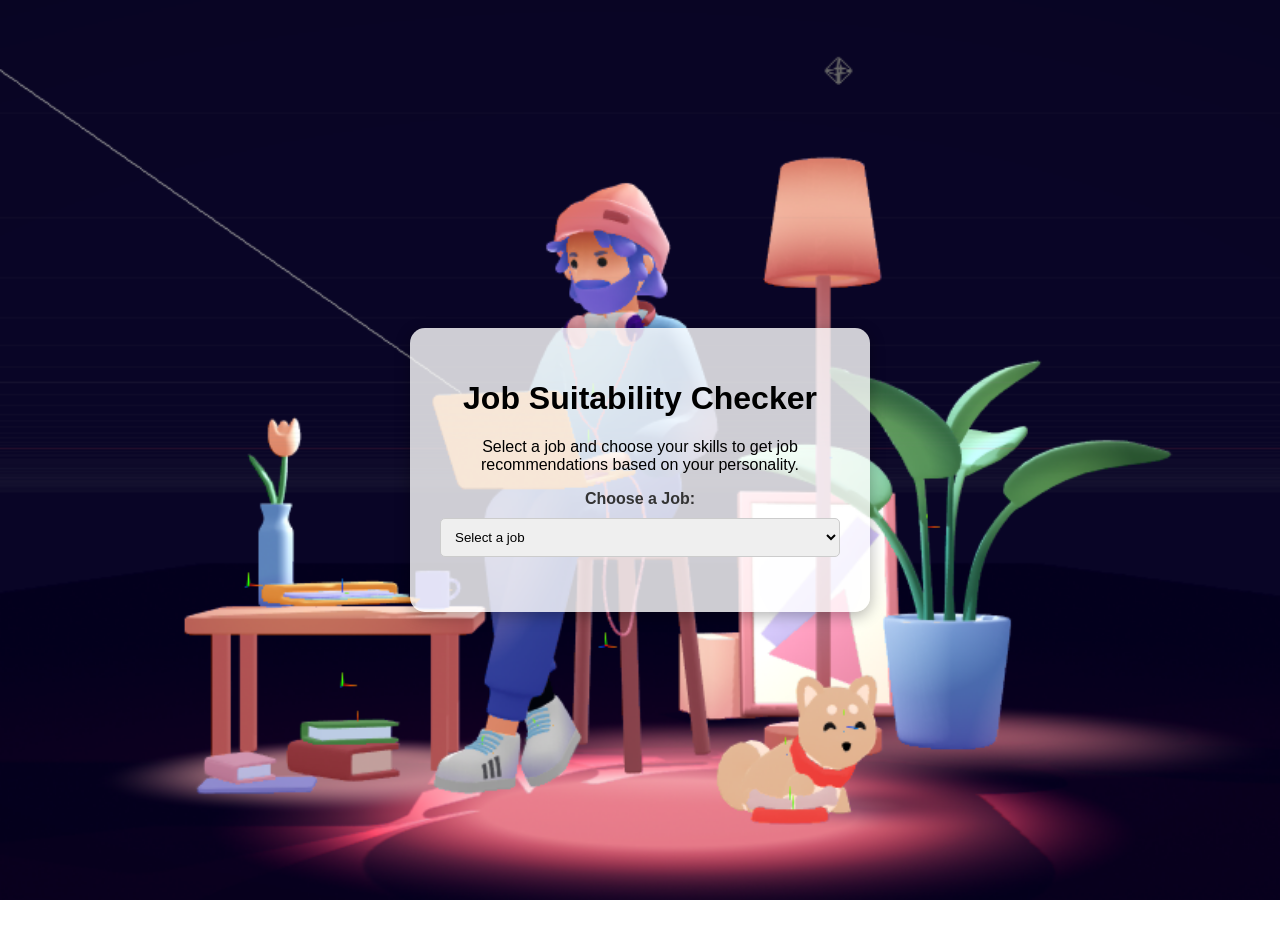
<file: Skillsync-main/decent.html>
<!DOCTYPE html>
<html lang="en">
<head>
    <meta charset="UTF-8">
    <meta name="viewport" content="width=device-width, initial-scale=1.0">
    <title>Job Suitability Checker</title>
    <link rel="stylesheet" href="decent.css"> <!-- Link to CSS file -->
</head>
<body>
    <div class="container">
        <div class="content-box">
            <h1>Job Suitability Checker</h1>
            <p>Select a job and choose your skills to get job recommendations based on your personality.</p>

            <!-- Job Selection -->
            <label for="job-select">Choose a Job:</label>
            <select id="job-select" onchange="showSkills()">
                <option value="">Select a job</option>
                <option value="developer">Software Developer</option>
                <option value="designer">Graphic Designer</option>
                <option value="marketer">Digital Marketer</option>
                <option value="teacher">Teacher</option>
                <option value="manager">Project Manager</option>
            </select>

            <!-- Skills Selection -->
            <div id="skills-container" style="display: none;">
                <h3>Select Your Skills:</h3>
                <div id="skills-list"></div>
                <button class="btn" onclick="checkSuitability()">Check Suitability</button>
            </div>

            <!-- Result Message -->
            <div id="result-message" class="result-message"></div>
        </div>
    </div>

    <script src="decent.js"></script> <!-- Link to JavaScript file -->
</body>
</html>
</file>
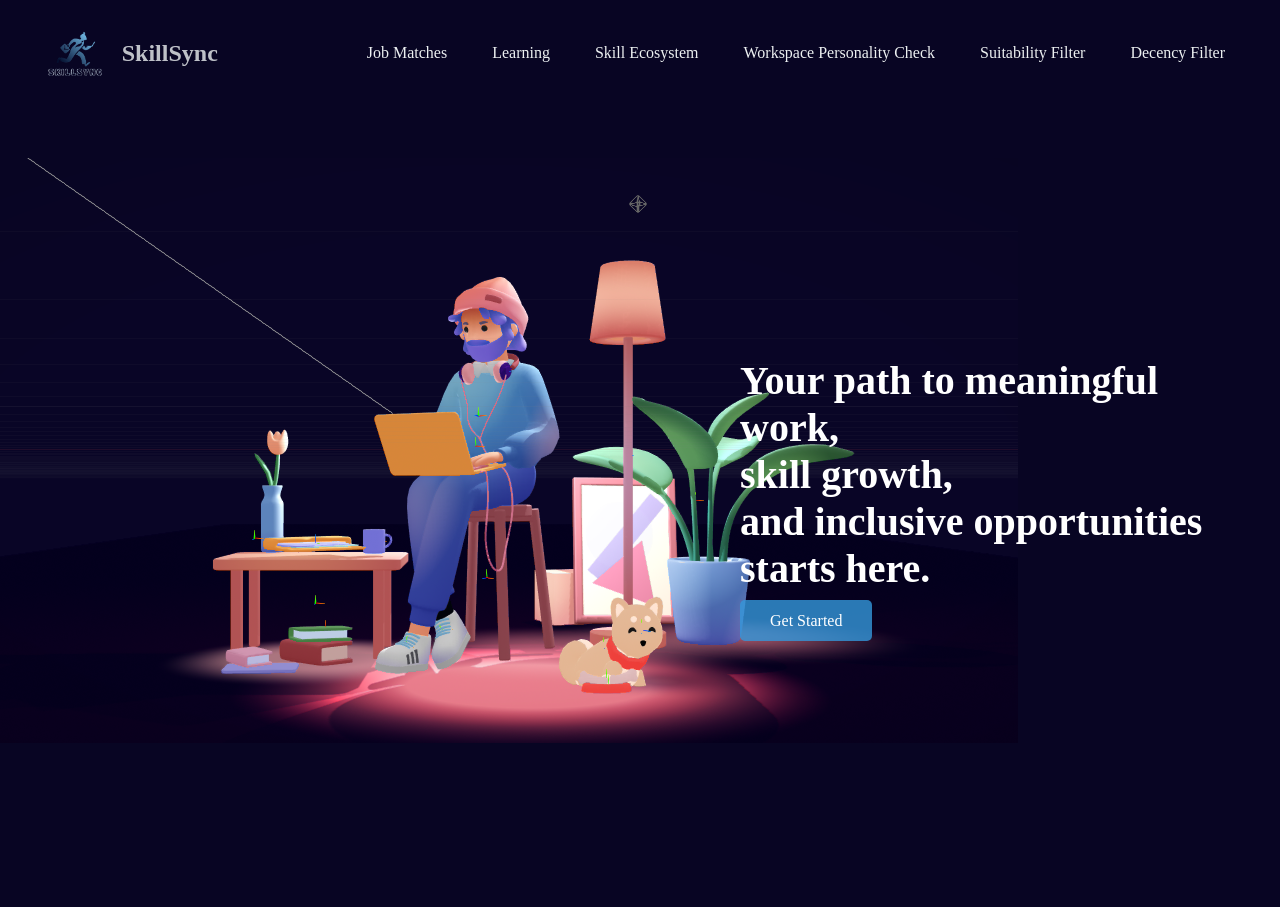
<file: Skillsync-main/home.html>
<!DOCTYPE html>
<html lang="en">
<head>
    <meta charset="UTF-8">
    <meta name="viewport" content="width=device-width, initial-scale=1.0">
    <title>SkillSync - Homepage</title>
    <link rel="stylesheet" href="home1.css">
</head>
<body>
    <!-- Header with logo and nav -->
    <header>
        <div class="logo-container">
            <img src="logo3-removebg-preview.png" alt="Logo">
            <h2 class="logo">SkillSync</h2>
        </div>
        <nav class="navbar">
            <ul class="nav-links">
                <li><a href="job.html">Job Matches</a></li>
                <li class="dropdown">
                    <a href="#" class="dropbtn">Learning</a>
                    <div class="dropdown-content">
                        <a href="course1.html">Full Stack Development</a>
                        <a href="course2.html">Python Programming</a>
                        <a href="course3.html">Java programming</a>
                        
                        <!-- Add more courses as needed -->
                    </div>
                </li>
                
                <li><a href="eco.html">Skill Ecosystem</a></li>
                <li><a href="personality.html">Workspace Personality Check</a></li>
                <li><a href="decent.html">Suitability Filter</a></li>
                <li><a href="comp.html">Decency Filter</a></li>
            </ul>
        </nav>
    </header>
    
    <!-- Hero Section -->
    <section class="hero">
        <div class="hero-content">
            <h2>Your path to meaningful work,<br> skill growth,<br> and inclusive opportunities starts here.</h2>
            <div class="button-container">
                <a href="#" class="btn-primary">Get Started</a>
            </div>
        </div>
    </section>

    <!-- Include any scripts here -->
   
</body>
</html>
</file>
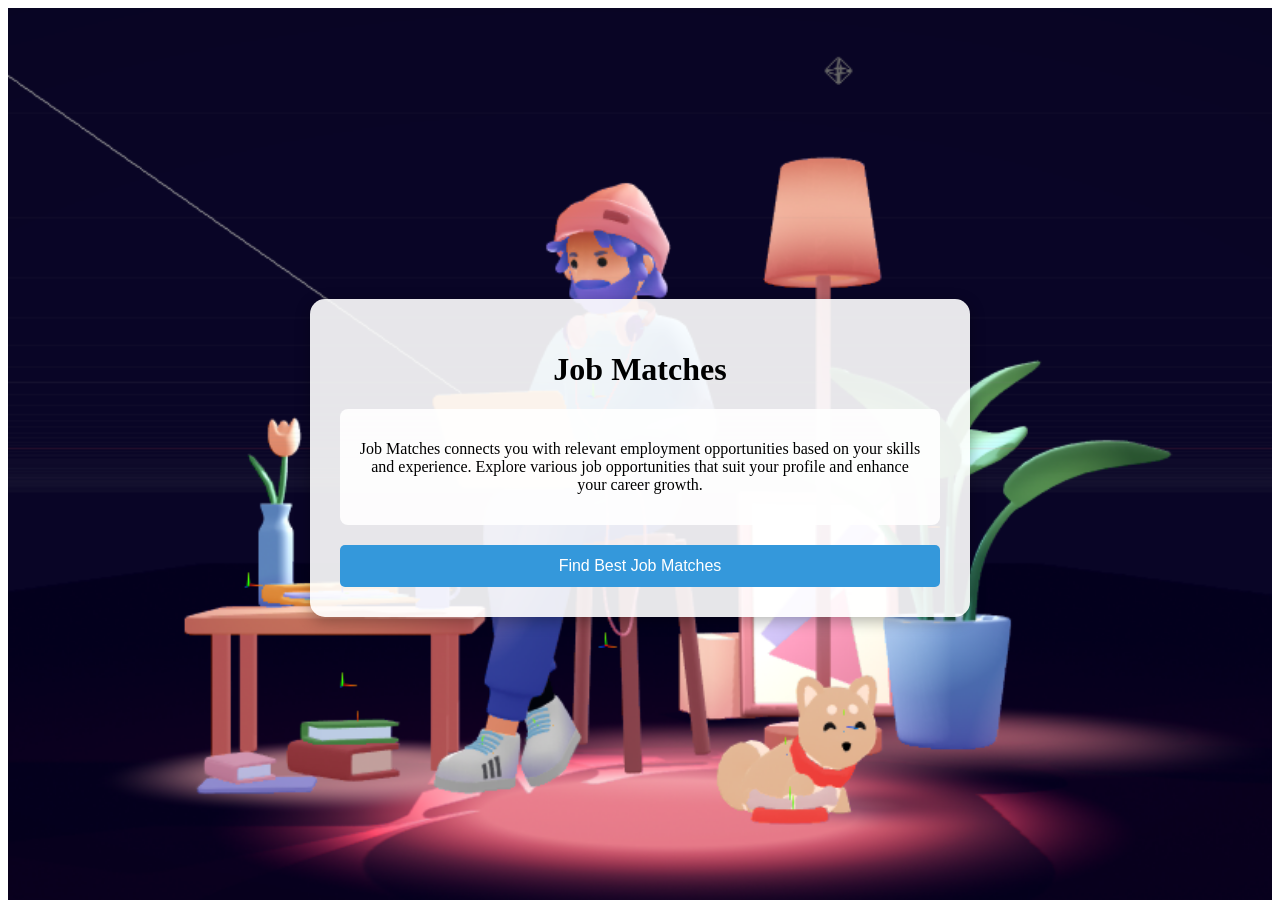
<file: Skillsync-main/job.html>
<!DOCTYPE html>
<html lang="en">
<head>
    <meta charset="UTF-8">
    <meta name="viewport" content="width=device-width, initial-scale=1.0">
    <title>Job Matches</title>
    <link rel="stylesheet" href="job.css"> <!-- Link to your CSS file -->
</head>
<body>
    <div class="container">
        <div class="content-box">
            <h1>Job Matches</h1>
            <div class="description-box">
                <p>
                    Job Matches connects you with relevant employment opportunities based on your skills and experience. 
                    Explore various job opportunities that suit your profile and enhance your career growth.
                </p>
            </div>
            <div class="button-section">
                <button id="find-jobs-button" class="btn">Find Best Job Matches</button>
            </div>
        </div>
    </div>

    <script>
        document.getElementById("find-jobs-button").addEventListener("click", function () {
            // Redirect to the specified URL when the button is clicked
            window.location.href = "http://127.0.0.1:5000/";

        });
    </script>
</body>
</html>
</file>
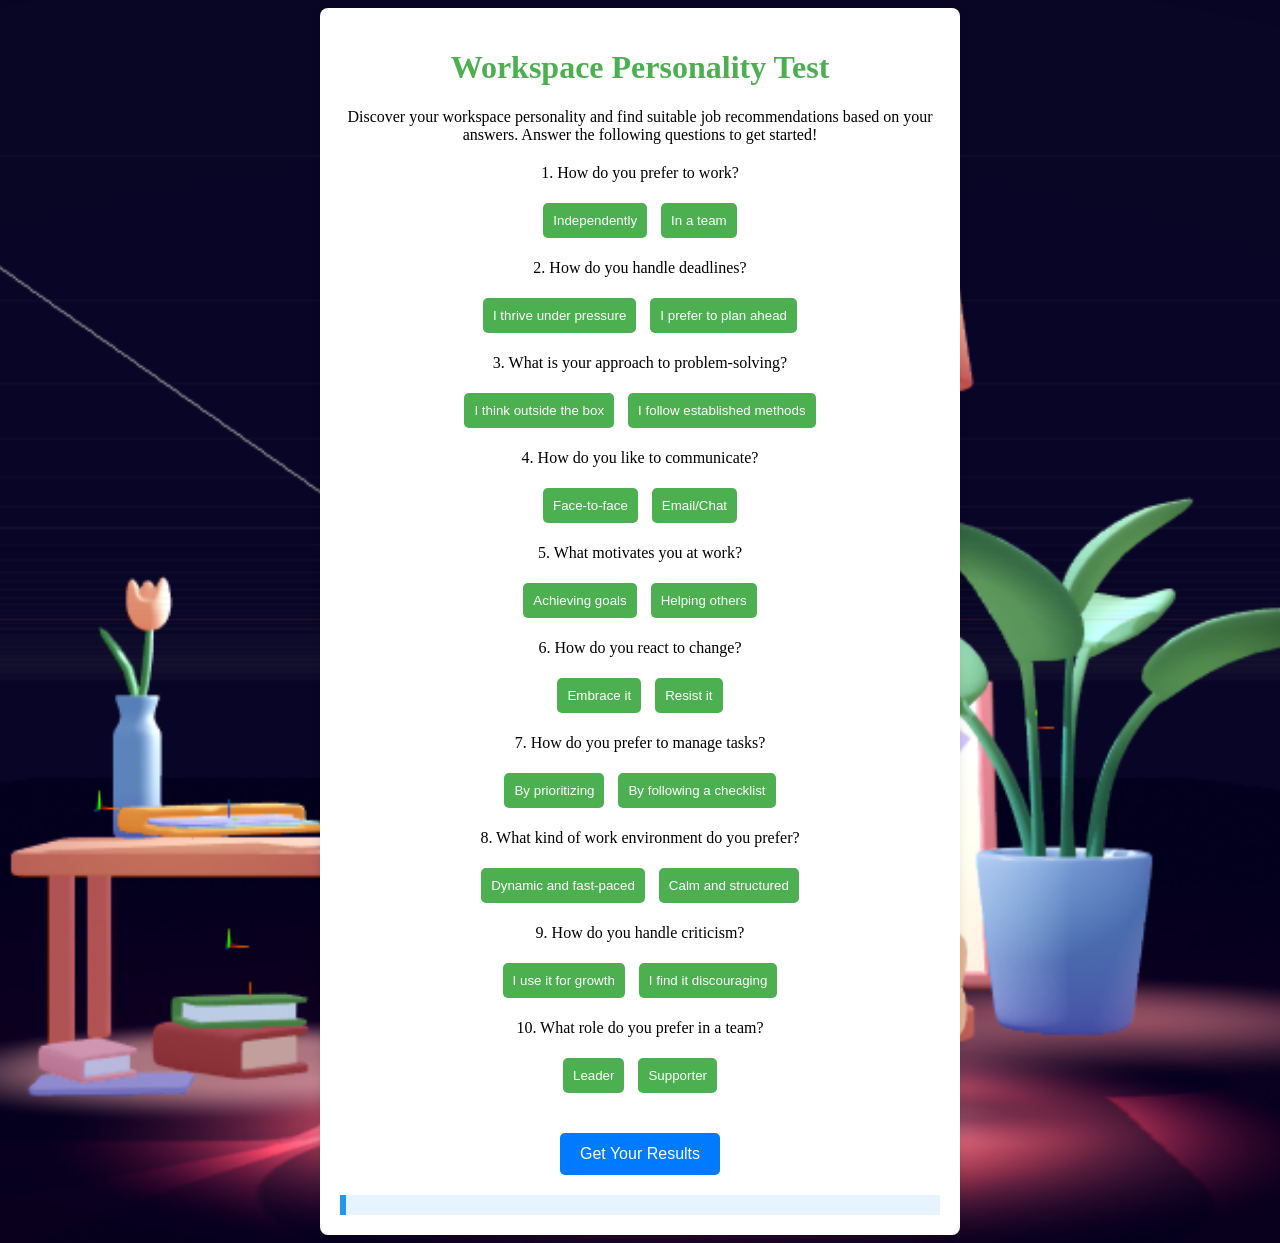
<file: Skillsync-main/personality.html>
<!DOCTYPE html>
<html lang="en">
<head>
    <meta charset="UTF-8">
    <meta name="viewport" content="width=device-width, initial-scale=1.0">
    <title>Workspace Personality Test</title>
    <link rel="stylesheet" href="per.css"> <!-- Link to your CSS file -->
</head>
<body>
    <div class="container">
        <div class="content-box">
            <h1>Workspace Personality Test</h1>
            <div class="description-box">
                <p>
                    Discover your workspace personality and find suitable job recommendations based on your answers. 
                    Answer the following questions to get started!
                </p>
            </div>
            <div class="form-section">
                <form id="personality-test-form">
                    <!-- Questions -->
                    <div class="question">
                        <p>1. How do you prefer to work?</p>
                        <button type="button" class="option" data-value="3">Independently</button>
                        <button type="button" class="option" data-value="1">In a team</button>
                    </div>

                    <div class="question">
                        <p>2. How do you handle deadlines?</p>
                        <button type="button" class="option" data-value="3">I thrive under pressure</button>
                        <button type="button" class="option" data-value="1">I prefer to plan ahead</button>
                    </div>

                    <div class="question">
                        <p>3. What is your approach to problem-solving?</p>
                        <button type="button" class="option" data-value="3">I think outside the box</button>
                        <button type="button" class="option" data-value="1">I follow established methods</button>
                    </div>

                    <div class="question">
                        <p>4. How do you like to communicate?</p>
                        <button type="button" class="option" data-value="3">Face-to-face</button>
                        <button type="button" class="option" data-value="1">Email/Chat</button>
                    </div>

                    <div class="question">
                        <p>5. What motivates you at work?</p>
                        <button type="button" class="option" data-value="3">Achieving goals</button>
                        <button type="button" class="option" data-value="1">Helping others</button>
                    </div>

                    <div class="question">
                        <p>6. How do you react to change?</p>
                        <button type="button" class="option" data-value="3">Embrace it</button>
                        <button type="button" class="option" data-value="1">Resist it</button>
                    </div>

                    <div class="question">
                        <p>7. How do you prefer to manage tasks?</p>
                        <button type="button" class="option" data-value="3">By prioritizing</button>
                        <button type="button" class="option" data-value="1">By following a checklist</button>
                    </div>

                    <div class="question">
                        <p>8. What kind of work environment do you prefer?</p>
                        <button type="button" class="option" data-value="3">Dynamic and fast-paced</button>
                        <button type="button" class="option" data-value="1">Calm and structured</button>
                    </div>

                    <div class="question">
                        <p>9. How do you handle criticism?</p>
                        <button type="button" class="option" data-value="3">I use it for growth</button>
                        <button type="button" class="option" data-value="1">I find it discouraging</button>
                    </div>

                    <div class="question">
                        <p>10. What role do you prefer in a team?</p>
                        <button type="button" class="option" data-value="3">Leader</button>
                        <button type="button" class="option" data-value="1">Supporter</button>
                    </div>

                    <button type="submit" class="submit-btn">Get Your Results</button>
                </form>
            </div>
            <div id="result"></div> <!-- Container for displaying results -->
        </div>
    </div>

    <script>
        // Capture the total scores based on button clicks
        let scores = [];

        // Handle option button clicks
        document.querySelectorAll('.option').forEach(button => {
            button.addEventListener('click', function() {
                const questionDiv = this.parentElement;
                const options = questionDiv.querySelectorAll('.option');

                // Remove previous selections
                options.forEach(opt => opt.classList.remove('selected'));
                
                // Add selected class to the clicked button
                this.classList.add('selected');

                // Store the score
                const value = parseInt(this.getAttribute('data-value'));
                const index = Array.from(questionDiv.parentElement.children).indexOf(questionDiv);
                scores[index] = value;
            });
        });

        // Handle form submission
        document.getElementById('personality-test-form').addEventListener('submit', function(e) {
            e.preventDefault(); // Prevent default form submission

            // Simple logic to determine personality type and job recommendations based on scores
            const totalScore = scores.reduce((a, b) => a + b, 0);
            let personalityType = '';
            let jobRecommendations = [];

            // Determine personality type and job recommendations
            if (totalScore <= 10) {
                personalityType = 'Supportive Type';
                jobRecommendations = ['Customer Service Representative', 'Human Resources Specialist', 'Social Worker'];
            } else if (totalScore <= 20) {
                personalityType = 'Analytical Type';
                jobRecommendations = ['Data Analyst', 'Research Scientist', 'Financial Analyst'];
            } else if (totalScore <= 30) {
                personalityType = 'Creative Type';
                jobRecommendations = ['Graphic Designer', 'Marketing Specialist', 'Content Creator'];
            } else {
                personalityType = 'Leadership Type';
                jobRecommendations = ['Project Manager', 'Team Leader', 'Executive Director'];
            }

            // Display results
            const resultDiv = document.getElementById('result');
            resultDiv.innerHTML = `<h2>Your Personality Type: ${personalityType}</h2>`;
            resultDiv.innerHTML += `<h3>Recommended Jobs:</h3>`;
            jobRecommendations.forEach(job => {
                resultDiv.innerHTML += `<p>${job}</p>`;
            });
        });
    </script>
</body>
</html>
</file>
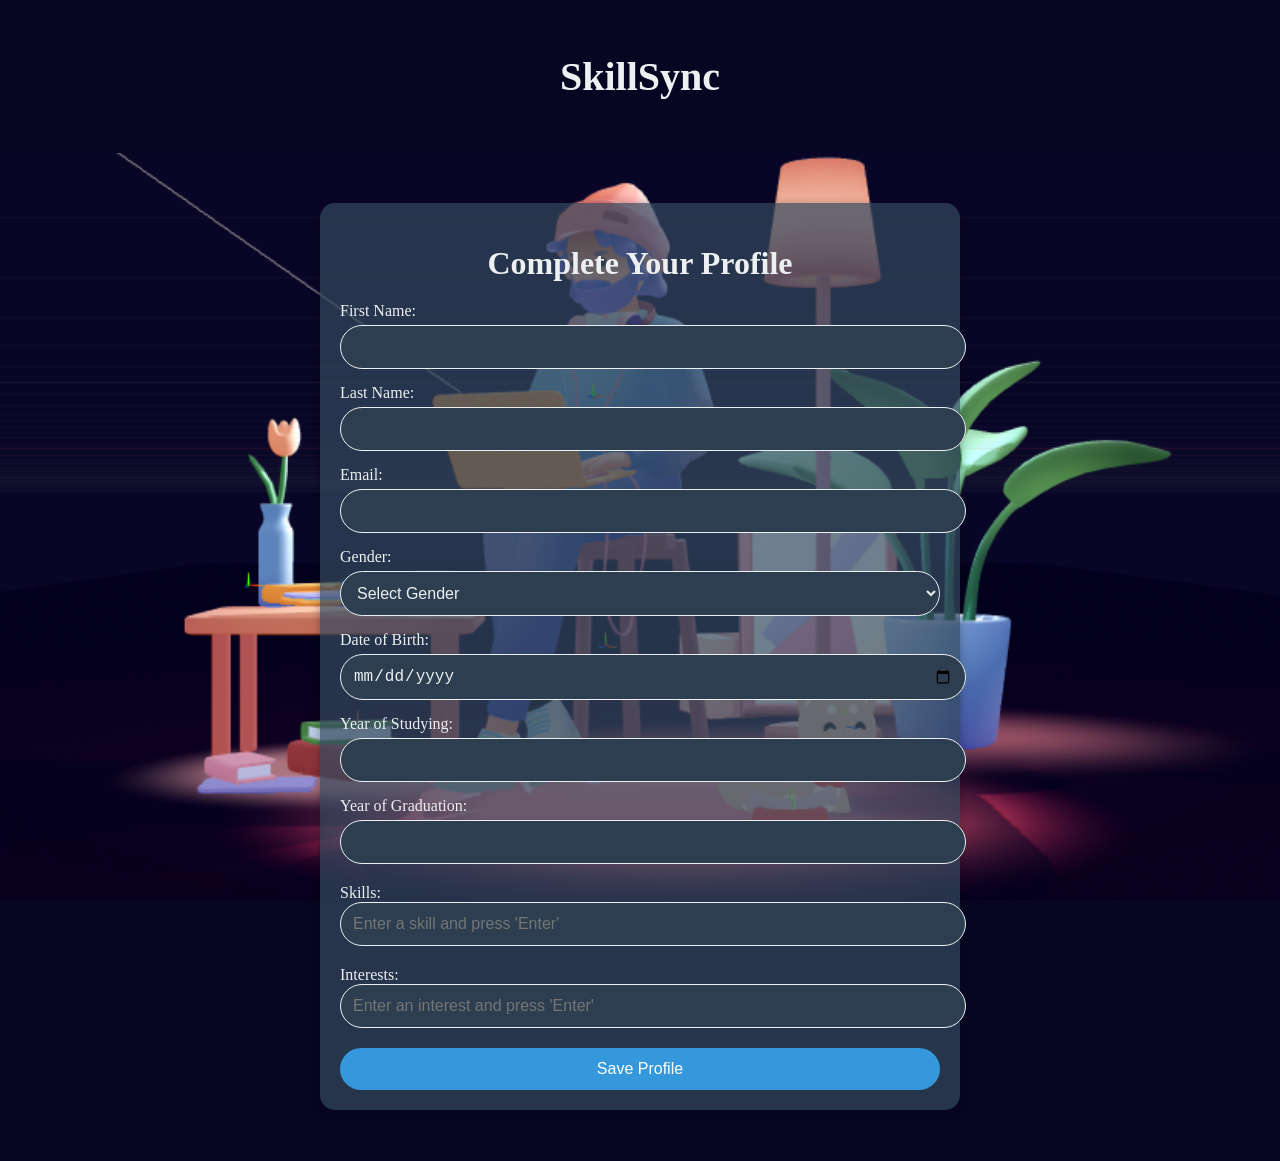
<file: Skillsync-main/profile.html>
<!DOCTYPE html>
<html lang="en">
<head>
    <meta charset="UTF-8">
    <meta name="viewport" content="width=device-width, initial-scale=1.0">
    <title>Complete Your Profile - SkillSync</title>
    <link rel="stylesheet" href="profstyle.css">
</head>
<body>
    <header>
        <div class="logo-container">
            <h2 class="logo">SkillSync</h2>
        </div>
    </header>

    <div class="profile-container">
        <h1>Complete Your Profile</h1>

        <!-- Profile Form -->
        <form action="home.html" method="get">
            <div class="input-box">
                <label for="firstName">First Name:</label>
                <input type="text" id="firstName" required>
            </div>
            <div class="input-box">
                <label for="lastName">Last Name:</label>
                <input type="text" id="lastName" required>
            </div>
            <div class="input-box">
                <label for="email">Email:</label>
                <input type="email" id="email" required>
            </div>
            <div class="input-box">
                <label for="gender">Gender:</label>
                <select id="gender" required>
                    <option value="" disabled selected>Select Gender</option>
                    <option value="Male">Male</option>
                    <option value="Female">Female</option>
                    <option value="Other">Other</option>
                </select>
            </div>
            <div class="input-box">
                <label for="dob">Date of Birth:</label>
                <input type="date" id="dob" required>
            </div>
            <div class="input-box">
                <label for="yearOfStudy">Year of Studying:</label>
                <input type="text" id="yearOfStudy"  required>
            </div>
            <div class="input-box">
                <label for="gradYear">Year of Graduation:</label>
                <input type="number" id="gradYear"  required>
            </div>

            <!-- Skills Input Section -->
            <div class="skills-section">
                <label for="skills-input">Skills:</label>
                <input type="text" id="skills-input" placeholder="Enter a skill and press 'Enter'">
                <div id="skills-tags"></div>
            </div>

            <!-- Interests Input Section -->
            <div class="interests-section">
                <label for="interests-input">Interests:</label>
                <input type="text" id="interests-input" placeholder="Enter an interest and press 'Enter'">
                <div id="interests-tags"></div>
            </div>
            <div class="spacer"></div>


            <button type="submit" class="btn">Save Profile</button>
        </form>
    </div>

    <script src="prof.js"></script>
</body>
</html>
</file>
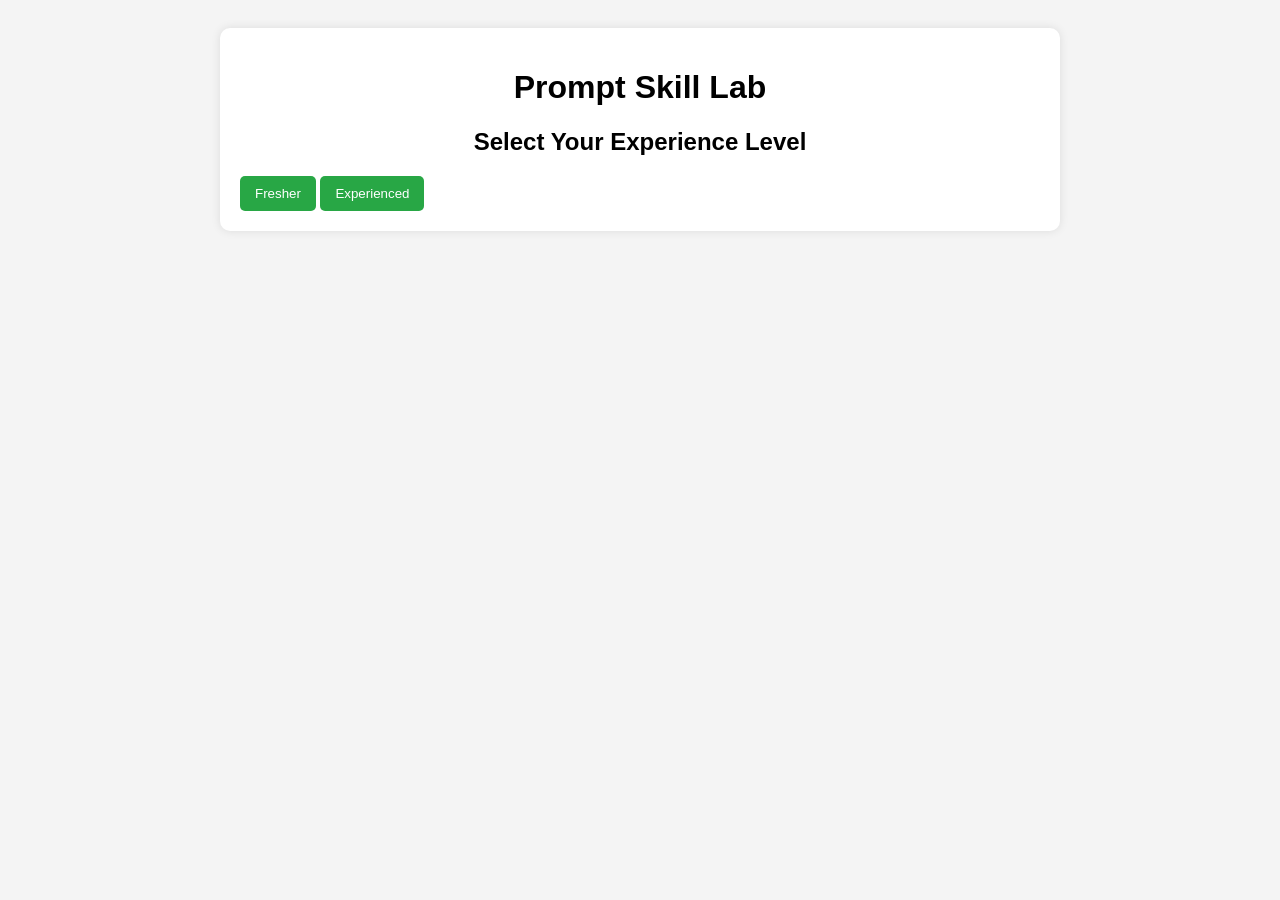
<file: Skillsync-main/prompt.html>
<!DOCTYPE html>
<html lang="en">
<head>
    <meta charset="UTF-8">
    <meta name="viewport" content="width=device-width, initial-scale=1.0">
    <title>Prompt Skill Lab</title>
    <style>
        body {
            font-family: Arial, sans-serif;
            background-color: #f4f4f4;
            padding: 20px;
        }
        .container {
            max-width: 800px;
            margin: auto;
            background: white;
            padding: 20px;
            border-radius: 10px;
            box-shadow: 0 0 10px rgba(0, 0, 0, 0.1);
        }
        h1, h2 {
            text-align: center;
        }
        .btn {
            display: inline-block;
            padding: 10px 15px;
            color: white;
            background-color: #28a745;
            border: none;
            border-radius: 5px;
            cursor: pointer;
        }
        .certificate {
            display: none;
            margin-top: 20px;
            padding: 20px;
            background-color: #e0ffe0;
            border: 1px solid #28a745;
            border-radius: 5px;
            text-align: center;
        }
        .project {
            display: none;
            margin-top: 20px;
            border: 1px solid #ccc;
            border-radius: 5px;
            padding: 10px;
        }
    </style>
</head>
<body>
    <div class="container">
        <h1>Prompt Skill Lab</h1>
        <h2>Select Your Experience Level</h2>

        <button class="btn" onclick="selectExperience('fresher')">Fresher</button>
        <button class="btn" onclick="selectExperience('experienced')">Experienced</button>

        <div id="projectSection" class="project">
            <h2 id="projectTitle"></h2>
            <p id="projectDescription"></p>
            <textarea id="projectInput" rows="5" cols="60" placeholder="Write your project code or details here..."></textarea><br>
            <button class="btn" onclick="submitProject()">Submit Project</button>
        </div>

        <div id="certificate" class="certificate">
            <h3>Congratulations!</h3>
            <p>You have successfully completed the project.</p>
            <button class="btn" onclick="downloadCertificate()">Download Certificate</button>
        </div>
    </div>

    <script>
        function selectExperience(level) {
            const projectSection = document.getElementById('projectSection');
            const projectTitle = document.getElementById('projectTitle');
            const projectDescription = document.getElementById('projectDescription');

            if (level === 'fresher') {
                projectTitle.innerText = "Real-World Project for Freshers";
                projectDescription.innerText = "You are required to create a simple web application. Focus on HTML, CSS, and JavaScript.";
            } else {
                projectTitle.innerText = "Complete the Half-Done Project";
                projectDescription.innerText = "Finish the provided web application project that has missing features and bugs.";
            }

            projectSection.style.display = 'block'; // Show the project section
        }

        function submitProject() {
            const projectInput = document.getElementById('projectInput').value;
            if (projectInput) {
                alert("Project submitted successfully!");
                showCertificate();
            } else {
                alert("Please enter your project details.");
            }
        }

        function showCertificate() {
            document.getElementById('certificate').style.display = 'block';
        }

        function downloadCertificate() {
            const link = document.createElement('a');
            link.download = 'certificate.pdf';
            link.href = 'data:application/pdf;base64,' + btoa('Certificate of Completion\n\nYou have completed the project successfully!');
            link.click();
        }
    </script>
</body>
</html>
</file>
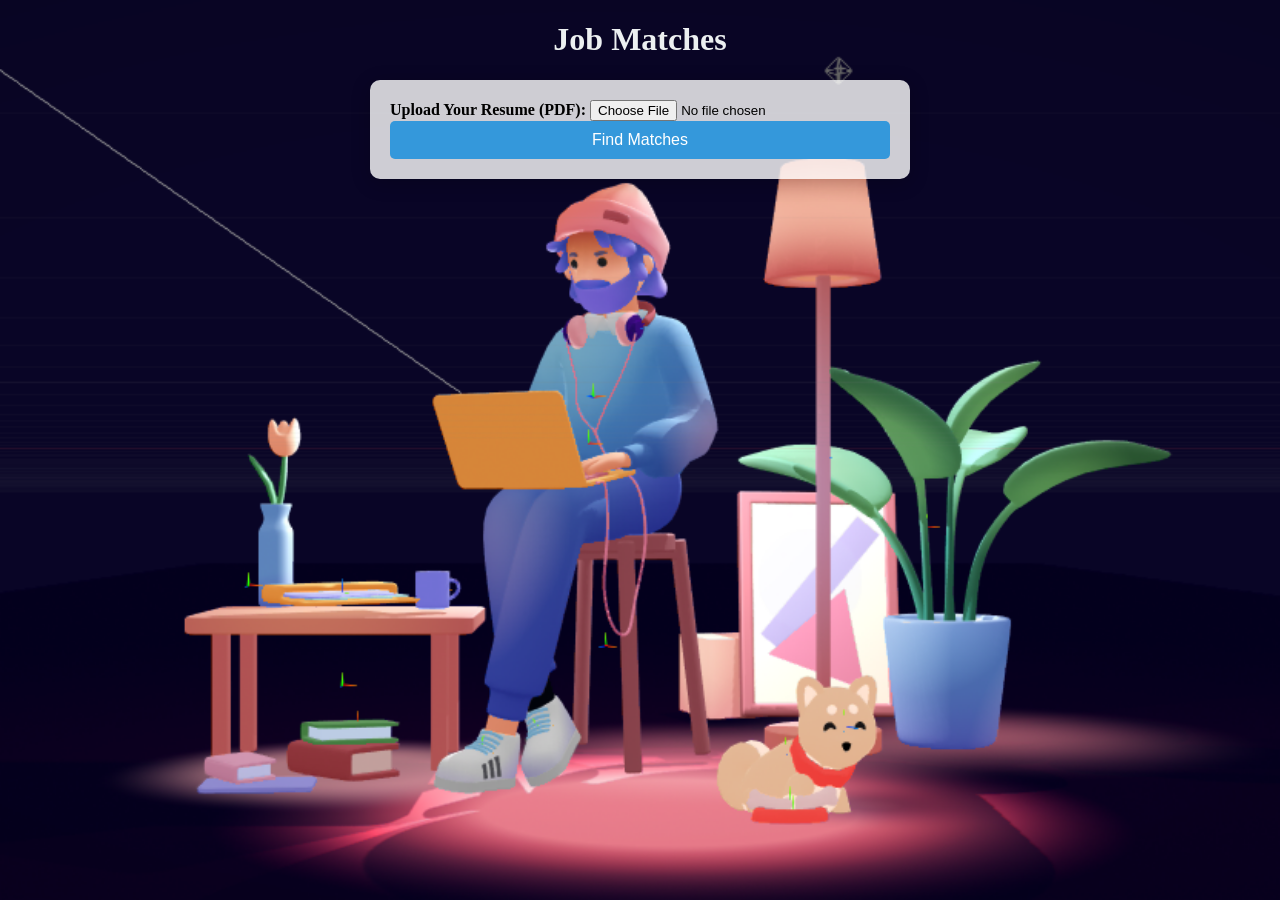
<file: Skillsync-main/job_matching_project/templates/index1.html>
<!DOCTYPE html>
<html lang="en">
<head>
    <meta charset="UTF-8">
    <meta name="viewport" content="width=device-width, initial-scale=1.0">
    <title>Job Matches</title>
    <style>
        body {
            font-family: Georgia, 'Times New Roman', Times, serif;
    background: url('man.png') no-repeat center center fixed; /* Set your background image here */
    background-size: cover; /* Ensures the background image covers the whole page */
    background-color: #080523;
    color:black; /* Light text color for contrast */
    margin: 0;
    padding: 0;
        }

        h1 {
            text-align: center;
            color: #ecf0f1; /* Light heading color */
        }

        form {
            max-width: 500px;
            margin: 0 auto;
            padding: 20px;
            background-color: rgba(255, 255, 255, 0.8); /* Slightly transparent white background */
            border-radius: 10px; /* Rounded corners */
            box-shadow: 0 4px 20px rgba(0, 0, 0, 0.2); /* Shadow for depth */
        }

        .job-card { 
            padding: 15px; 
            margin: 10px; 
            border: 1px solid #ddd; 
            border-radius: 5px; 
            background: rgba(255, 255, 255, 0.9); /* Slightly transparent job card background */
        }

        label {
            font-weight: bold; /* Make the label text bold */
        }

        button {
            background-color: #3498db; /* Button color */
            color: white;
            border: none;
            border-radius: 5px;
            padding: 10px 15px;
            cursor: pointer;
            font-size: 16px;
            transition: background-color 0.3s; /* Smooth transition for hover */
            width: 100%; /* Full width button */
        }

        button:hover {
            background-color: #2980b9; /* Darker on hover */
        }

        #job-results {
            margin-top: 20px;
        }
    </style>
</head>
<body>
    <h1>Job Matches</h1>
    <form id="upload-form" enctype="multipart/form-data">
        <label>Upload Your Resume (PDF):</label>
        <input type="file" name="resume" id="resume" accept=".pdf" required>
        <button type="submit">Find Matches</button>
    </form>
    
    <div id="job-results"></div>

    <script>
        document.getElementById("upload-form").addEventListener("submit", async function (e) {
            e.preventDefault();
            const formData = new FormData();
            formData.append("resume", document.getElementById("resume").files[0]);

            const response = await fetch("/", {
                method: "POST",
                body: formData
            });
            const jobs = await response.json();
            displayJobs(jobs);
        });

        function displayJobs(jobs) {
            const jobResults = document.getElementById("job-results");
            jobResults.innerHTML = "";
            jobs.forEach(job => {
                jobResults.innerHTML += `
                    <div class="job-card">
                        <h2>${job.title}</h2>
                        <p><strong>Company:</strong> ${job.company}</p>
                        <p><strong>Location:</strong> ${job.location}</p>
                        <p><strong>Skills Required:</strong> ${job.skills.join(", ")}</p>
                        <p>${job.description}</p>
                    </div>
                `;
            });
        }
    </script>
</body>
</html>
</file>
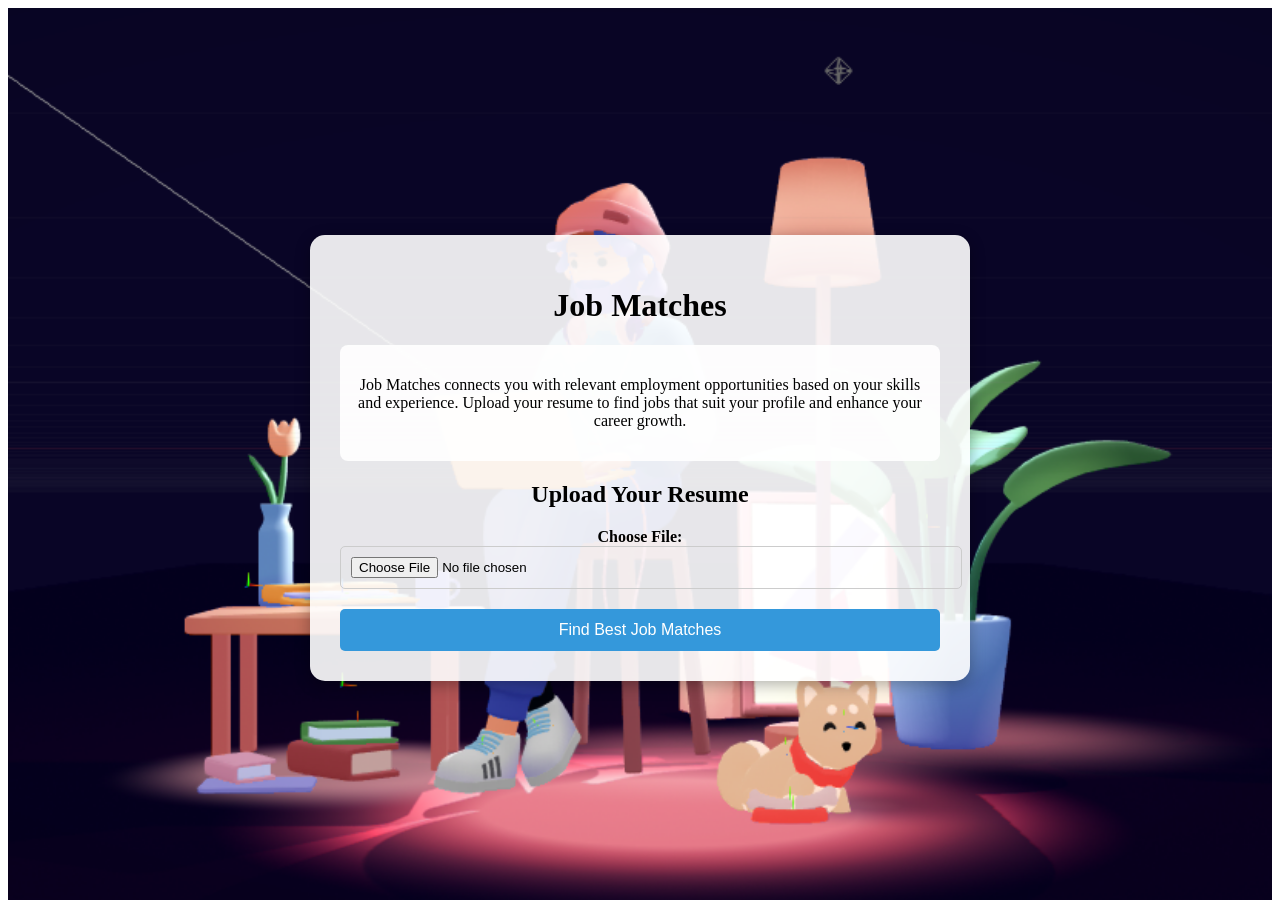
<file: Skillsync-main/job_matching_project/templates/job.html>
<!DOCTYPE html>
<html lang="en">
<head>
    <meta charset="UTF-8">
    <meta name="viewport" content="width=device-width, initial-scale=1.0">
    <title>Job Matches</title>
    <link rel="stylesheet" href="job.css">
</head>
<body>
    <div class="container">
        <div class="content-box">
            <h1>Job Matches</h1>
            <div class="description-box">
                <p>
                    Job Matches connects you with relevant employment opportunities based on your skills and experience. 
                    Upload your resume to find jobs that suit your profile and enhance your career growth.
                </p>
            </div>
            <div class="form-section">
                <div class="profile-container">
                    <h2>Upload Your Resume</h2>
                    <form id="upload-form" enctype="multipart/form-data">
                        <label for="resume-upload">Choose File:</label>
                        <input type="file" id="resume-upload" name="resume" accept=".pdf,.doc,.docx" required>
                        <button type="submit" class="btn">Find Best Job Matches</button>
                    </form>
                </div>
            </div>
            <div id="job-results"></div>
        </div>
    </div>

    <script>
        document.getElementById("upload-form").addEventListener("submit", async function (e) {
            e.preventDefault();

            const formData = new FormData();
            const fileInput = document.getElementById("resume-upload");

            if (!fileInput.files[0]) {
                alert("Please upload a resume file.");
                return;
            }

            formData.append("resume", fileInput.files[0]);

            try {
                const response = await fetch("/", {
                    method: "POST",
                    body: formData
                });

                if (!response.ok) {
                    const error = await response.json();
                    alert(`Error: ${error.error || "Unknown error occurred."}`);
                    return;
                }

                const jobs = await response.json();
                displayJobs(jobs);
            } catch (err) {
                console.error("Error fetching job matches:", err);
                alert("An error occurred. Please try again.");
            }
        });

        function displayJobs(jobs) {
            const jobResults = document.getElementById("job-results");
            jobResults.innerHTML = "";

            if (jobs.length === 0) {
                jobResults.innerHTML = "<p>No matches found. Update your resume or skills for better results.</p>";
                return;
            }

            jobs.forEach(job => {
                jobResults.innerHTML += `
                    <div class="job-card">
                        <h2>${job.title}</h2>
                        <p><strong>Company:</strong> ${job.company}</p>
                        <p><strong>Location:</strong> ${job.location}</p>
                        <p><strong>Skills Required:</strong> ${job.skills.join(", ")}</p>
                        <p>${job.description}</p>
                    </div>
                `;
            });
        }
    </script>
</body>
</html>
</file>
<file: Skillsync-main/decent.css>
/* Background and layout */
body {
    font-family: Arial, sans-serif;
    margin: 0;
    padding: 20px;
    background: url('man.png') no-repeat center center fixed; /* Replace with your background image */
    background-size: cover;
    display: flex;
    justify-content: center;
    align-items: center;
    height: 100vh;
}

/* Container for the form */
.container {
    display: flex;
    justify-content: center; /* Center the content horizontally */
    align-items: center; /* Center the content vertically */
    height: 100%; /* Full height */
}

/* Main content box */
.content-box {
    background-color: rgba(255, 255, 255, 0.8); /* White with slight transparency */
    padding: 30px;
    border-radius: 15px;
    box-shadow: 0 4px 15px rgba(0, 0, 0, 0.3); /* Shadow for depth */
    max-width: 400px;
    text-align: center;
    width: 100%;
}

/* Form and label styles */
label, h3 {
    font-weight: bold;
    color: #333;
}

select, .btn {
    padding: 10px;
    border-radius: 5px;
    border: 1px solid #ccc;
    width: 100%;
    margin: 10px 0;
    cursor: pointer;
}

/* Button styles */
.btn {
    background-color: #3498db;
    color: white;
    font-size: 16px;
    transition: background-color 0.3s;
}

.btn:hover {
    background-color: #2980b9;
}

/* Result message */
.result-message {
    margin-top: 15px;
    font-size: 18px;
    font-weight: bold;
}
</file>
<file: Skillsync-main/home1.css>
/* General Page Styles */
body {
    font-family: Georgia, 'Times New Roman', Times, serif;
    background: url('man.png') center center fixed no-repeat;
    
    background-size: content;
    background-position: left;
    color: #ecf0f1;
    margin: 0;
    padding: 0;
    background-color: #080523;
}

/* Header and Navbar Styles */
header {
    display: flex;
    justify-content: space-between;
    align-items: center;
    padding: 20px 40px;
    margin-bottom: 40px;
}

.logo-container {
    display: flex;
    align-items: center;
}

.logo-container img {
    height: 50px;
    margin-right: 10px;
}

.logo {
    font-size: 1.5rem;
    color: rgba(236, 240, 241, 0.8);
    margin-right: 20px;
}

/* Navbar Styles */
.navbar {
    display: flex;
}

.navbar ul {
    list-style: none;
    display: flex;
    gap: 15px;
    margin: 0;
    padding: 0;
}

.nav-links li a {
    color: #ecf0f1;
    text-decoration: none;
    padding: 10px 15px;
    border-radius: 5px;
    transition: background-color 0.3s ease, color 0.3s ease;
}

.nav-links li a:hover {
    background-color: rgba(255, 255, 255, 0.2);
    color: #ff9671;
}
.dropdown {
    position: relative; /* Relative positioning for dropdown */
}

.dropdown-content {
    display: none; /* Hidden by default */
    position: absolute; /* Absolute positioning for dropdown */
    background-color: #100202; /* Background color for dropdown */
    min-width: 160px; /* Minimum width for dropdown */
    z-index: 1; /* Display above other elements */
}

.dropdown-content a {
    color: black; /* Link color in dropdown */
    padding: 12px 16px; /* Padding for dropdown links */
    text-decoration: none; /* Remove underline */
    display: block; /* Block display for links */
}

.dropdown-content a:hover {
    background-color: #969393; /* Background color on hover */
}

.dropdown:hover .dropdown-content {
    display: block; /* Show dropdown on hover */
}

.dropdown:hover .dropbtn {
    background-color: #880b0b; /* Change background color of the dropdown button on hover */
}

/* Hero Section */
.hero {
    display: flex;
    justify-content: flex-end;
    align-items: center;
    height: 80vh;
    background-size: cover;
    color: #ecf0f1;
    padding: 20px 40px;
    transform:translateY(-50px);
}

.hero-content {
    max-width: 500px;
}

.hero h2 {
    font-size: 2.5rem;
    margin-bottom: 20px;
    font-weight: bold;
    color: #ffffff;
}

.button-container {
    margin-top: 20px;
}

.btn-primary {
    padding: 12px 30px;
    font-size: 1rem;
    color: #ffffff;
    background-color: rgba(52, 152, 219, 0.8);
    border-radius: 5px;
    text-decoration: none;
    transition: background-color 0.3s ease;
}

.btn-primary:hover {
    background-color: rgba(41, 128, 185, 0.8);
}
/* Navbar Styles */
.navbar {
    display: flex;
}

.navbar ul {
    list-style: none;
    display: flex;
    gap: 15px;
    margin: 0;
    padding: 0;
}

.nav-links li a {
    color: #ecf0f1;
    text-decoration: none;
    padding: 10px 15px;
    border-radius: 5px;
    position: relative;
    transition: background-color 0.3s ease, color 0.3s ease, transform 0.3s ease;
}

.nav-links li a:hover {
    background-color: rgba(255, 255, 255, 0.2);
    color: #ff9671;
    transform: translateY(-2px); /* Slightly raise the text on hover */
}

/* Add underline effect on hover */
.nav-links li a::before {
    content: "";
    position: absolute;
    width: 0;
    height: 2px;
    bottom: 0;
    left: 0;
    background-color: #ff9671;
    visibility: hidden;
    transition: all 0.3s ease-in-out;
}

.nav-links li a:hover::before {
    visibility: visible;
    width: 100%;
}
</file>
<file: Skillsync-main/job.css>
/* Main container to hold the entire content */
.container {
    display: flex;
    justify-content: center; /* Center horizontally */
    align-items: center; /* Center vertically */
    height: 100vh; /* Full height of viewport */
    background: url('man.png') no-repeat center center fixed; /* Replace with your background image */
    background-size: cover;
}

/* Box that holds the Job Matches section and form */
.content-box {
    background-color: rgba(255, 255, 255, 0.9); /* Transparent box */
    padding: 30px;
    border-radius: 15px; /* Rounded corners */
    box-shadow: 0 4px 15px rgba(0, 0, 0, 0.3); /* Soft shadow for depth */
    max-width: 600px; /* Max width of box */
    width: 100%; /* Full width */
    text-align: center; /* Center content inside */
}

/* Description box styling */
.description-box {
    margin-bottom: 20px;
    padding: 15px;
    background-color: rgba(255, 255, 255, 0.9); /* Slightly transparent white background */
    border-radius: 8px;
}

/* Form section styles */
.profile-container h1 {
    margin-bottom: 20px;
    color: #333;
}

/* Form styling */
.upload-form {
    display: flex;
    flex-direction: column;
    align-items: center;
}

label {
    margin-bottom: 10px;
    font-weight: bold;
}

input[type="file"] {
    margin-bottom: 20px;
    padding: 10px;
    border: 1px solid #ccc;
    border-radius: 5px;
    width: 100%;
}

/* Button styling */
.btn {
    width: 100%;
    padding: 12px;
    border-radius: 5px;
    border: none;
    background-color: #3498db;
    color: white;
    font-size: 16px;
    cursor: pointer;
    transition: background-color 0.3s;
}

.btn:hover {
    background-color: #2980b9;
}
</file>
<file: Skillsync-main/per.css>
body {
    display: flex;
    justify-content: center;
    align-items: center;
    min-height: 100vh; /* Ensures the body takes at least the full height of the viewport */
    background: linear-gradient(45deg, #130533, #4154A8, #F4A261, #F9C19D);
    background: url("man.png") no-repeat center center; /* Center the background image */
    background-color: #080523;
    background-size: cover; /* Cover the entire body */
    color: black; /* Text color */
}

.container {
    max-width: 600px; /* Maximum width of the container */
    margin: auto; /* Center the container */
    background: white; /* Background color of the container */
    padding: 20px; /* Padding inside the container */
    border-radius: 8px; /* Rounded corners */
    box-shadow: 0 0 10px rgba(0, 0, 0, 0.1); /* Shadow for depth */
    display: flex; /* Use flexbox for layout */
    flex-direction: column; /* Arrange children in a column */
    align-items: center; /* Center items horizontally */
}

.content-box {
    text-align: center; /* Center text */
}

h1 {
    color: #4CAF50; /* Change the header color */
}

.description-box p {
    font-size: 16px; /* Font size for the description */
    margin-bottom: 20px; /* Space below the paragraph */
}

.form-section {
    margin-top: 20px; /* Space above the form section */
}

.question {
    margin: 15px 0; /* Space around questions */
    text-align: center; /* Center questions text */
}

.option {
    background-color: #4CAF50; /* Button background color */
    color: white; /* Button text color */
    border: none; /* No border */
    padding: 10px; /* Padding inside the button */
    margin: 5px; /* Space around buttons */
    cursor: pointer; /* Pointer cursor on hover */
    border-radius: 5px; /* Rounded corners for buttons */
    transition: background-color 0.3s; /* Smooth transition */
}

.option:hover {
    background-color: #45a049; /* Darker shade on hover */
}

.selected {
    background-color: #2980B9; /* Color for selected option */
}

.submit-btn {
    background-color: #007BFF; /* Submit button color */
    color: white; /* Submit button text color */
    border: none; /* No border */
    padding: 12px 20px; /* Padding inside the button */
    cursor: pointer; /* Pointer cursor on hover */
    border-radius: 5px; /* Rounded corners */
    font-size: 16px; /* Font size */
    margin-top: 20px; /* Space above the submit button */
    transition: background-color 0.3s; /* Smooth transition */
}

.submit-btn:hover {
    background-color: #0056b3; /* Darker shade on hover */
}

#result {
    margin-top: 20px; /* Space above result section */
    padding: 10px; /* Padding inside result section */
    background: #e7f3fe; /* Background color for result section */
    border-left: 6px solid #2196F3; /* Left border color */
}
</file>
<file: Skillsync-main/profstyle.css>
body {
    font-family: Georgia, 'Times New Roman', Times, serif;
    background: url('man.png') no-repeat center center fixed; /* Set your background image here */
    background-size: cover; /* Ensures the background image covers the whole page */
    background-color: #080523;
    color: #ecf0f1; /* Light text color for contrast */
    margin: 0;
    padding: 0;
}

header {
    background-color: #080523; /* Dark header background */
    padding: 20px;
    text-align: center;
}
.spacer {
    height: 20px; /* Adjust this value for more or less space */
}
.logo {
    font-size: 2.5rem; /* Adjust size as needed */
    animation: zoomIn 3s ease-in-out; /* Animation properties */
    color: #ecf0f1; /* Set a contrasting text color for visibility */
    background-color: transparent; /* Ensure no background color */
}

/* Keyframes for zoom-in animation */
@keyframes zoomIn {
    0% {
        transform: scale(0); /* Start from 0 size */
        opacity: 0; /* Start invisible */
    }
    50% {
        transform: scale(1.2); /* Scale up to 120% */
        opacity: 1; /* Make it fully visible */
    }
    100% {
        transform: scale(1); /* End at original size */
    }
}


.profile-container {
    max-width: 600px; /* Max width for the form */
    margin: 50px auto; /* Center the container */
    padding: 20px;
    background-color: rgba(52, 73, 94, 0.7); /* Semi-transparent dark background */
    border-radius: 15px; /* Rounded corners */
    box-shadow: 0 2px 10px rgba(0, 0, 0, 0.3); /* Shadow for depth */
}



.profile-container h1 {
    text-align: center;
    margin-bottom: 20px;
    color: #ecf0f1; /* Light heading color */
}

.input-box {
    margin-bottom: 15px;
}

.input-box label {
    display: block;
    margin-bottom: 5px;
    color: #ecf0f1; /* Light label color */
}

.input-box input,
.input-box select {
    width: 100%;
    padding: 12px;
    border-radius: 25px; /* Oval shape */
    border: 1px solid #ecf0f1; /* Light border color */
    background-color: #2c3e50; /* Dark input background */
    color: #ecf0f1; /* Light text color */
    font-size: 16px;
}

.input-box input:focus,
.input-box select:focus {
    border-color: #3498db; /* Change border color on focus */
    outline: none; /* Remove outline */
}

.skills-section,
.interests-section {
    margin-top: 20px;
}

.skills-section input,
.interests-section input {
    width: 100%;
    padding: 12px;
    border-radius: 25px; /* Oval shape */
    border: 1px solid #ecf0f1; /* Light border color */
    background-color: #2c3e50; /* Dark input background */
    color: #ecf0f1; /* Light text color */
    font-size: 16px;
}

.tag {
    display: inline-block;
    background-color: #3498db; /* Tag color */
    color: white;
    border-radius: 15px;
    padding: 5px 10px;
    margin: 5px;
}

.delete-tag {
    margin-left: 5px;
    cursor: pointer;
    color: #ecf0f1; /* Light color for delete button */
}

.btn {
    width: 100%; /* Make button full width */
    padding: 12px;
    border-radius: 25px; /* Oval shape */
    border: none;
    background-color: #3498db; /* Button color */
    color: white;
    font-size: 16px;
    cursor: pointer;
}

.btn:hover {
    background-color: #2980b9; /* Darker on hover */
}
</file>
<file: Skillsync-main/job_matching_project/templates/job.css>
/* Main container to hold the entire content */
.container {
    display: flex;
    justify-content: center; /* Center horizontally */
    align-items: center; /* Center vertically */
    height: 100vh; /* Full height of viewport */
    background: url('man.png') no-repeat center center fixed; /* Replace with your background image */
    background-size: cover;
}

/* Box that holds the Job Matches section and form */
.content-box {
    background-color: rgba(255, 255, 255, 0.9); /* Transparent box */
    padding: 30px;
    border-radius: 15px; /* Rounded corners */
    box-shadow: 0 4px 15px rgba(0, 0, 0, 0.3); /* Soft shadow for depth */
    max-width: 600px; /* Max width of box */
    width: 100%; /* Full width */
    text-align: center; /* Center content inside */
}

/* Description box styling */
.description-box {
    margin-bottom: 20px;
    padding: 15px;
    background-color: rgba(255, 255, 255, 0.9); /* Slightly transparent white background */
    border-radius: 8px;
}

/* Form section styles */
.profile-container h1 {
    margin-bottom: 20px;
    color: #333;
}

/* Form styling */
.upload-form {
    display: flex;
    flex-direction: column;
    align-items: center;
}

label {
    margin-bottom: 10px;
    font-weight: bold;
}

input[type="file"] {
    margin-bottom: 20px;
    padding: 10px;
    border: 1px solid #ccc;
    border-radius: 5px;
    width: 100%;
}

/* Button styling */
.btn {
    width: 100%;
    padding: 12px;
    border-radius: 5px;
    border: none;
    background-color: #3498db;
    color: white;
    font-size: 16px;
    cursor: pointer;
    transition: background-color 0.3s;
}

.btn:hover {
    background-color: #2980b9;
}
</file>
